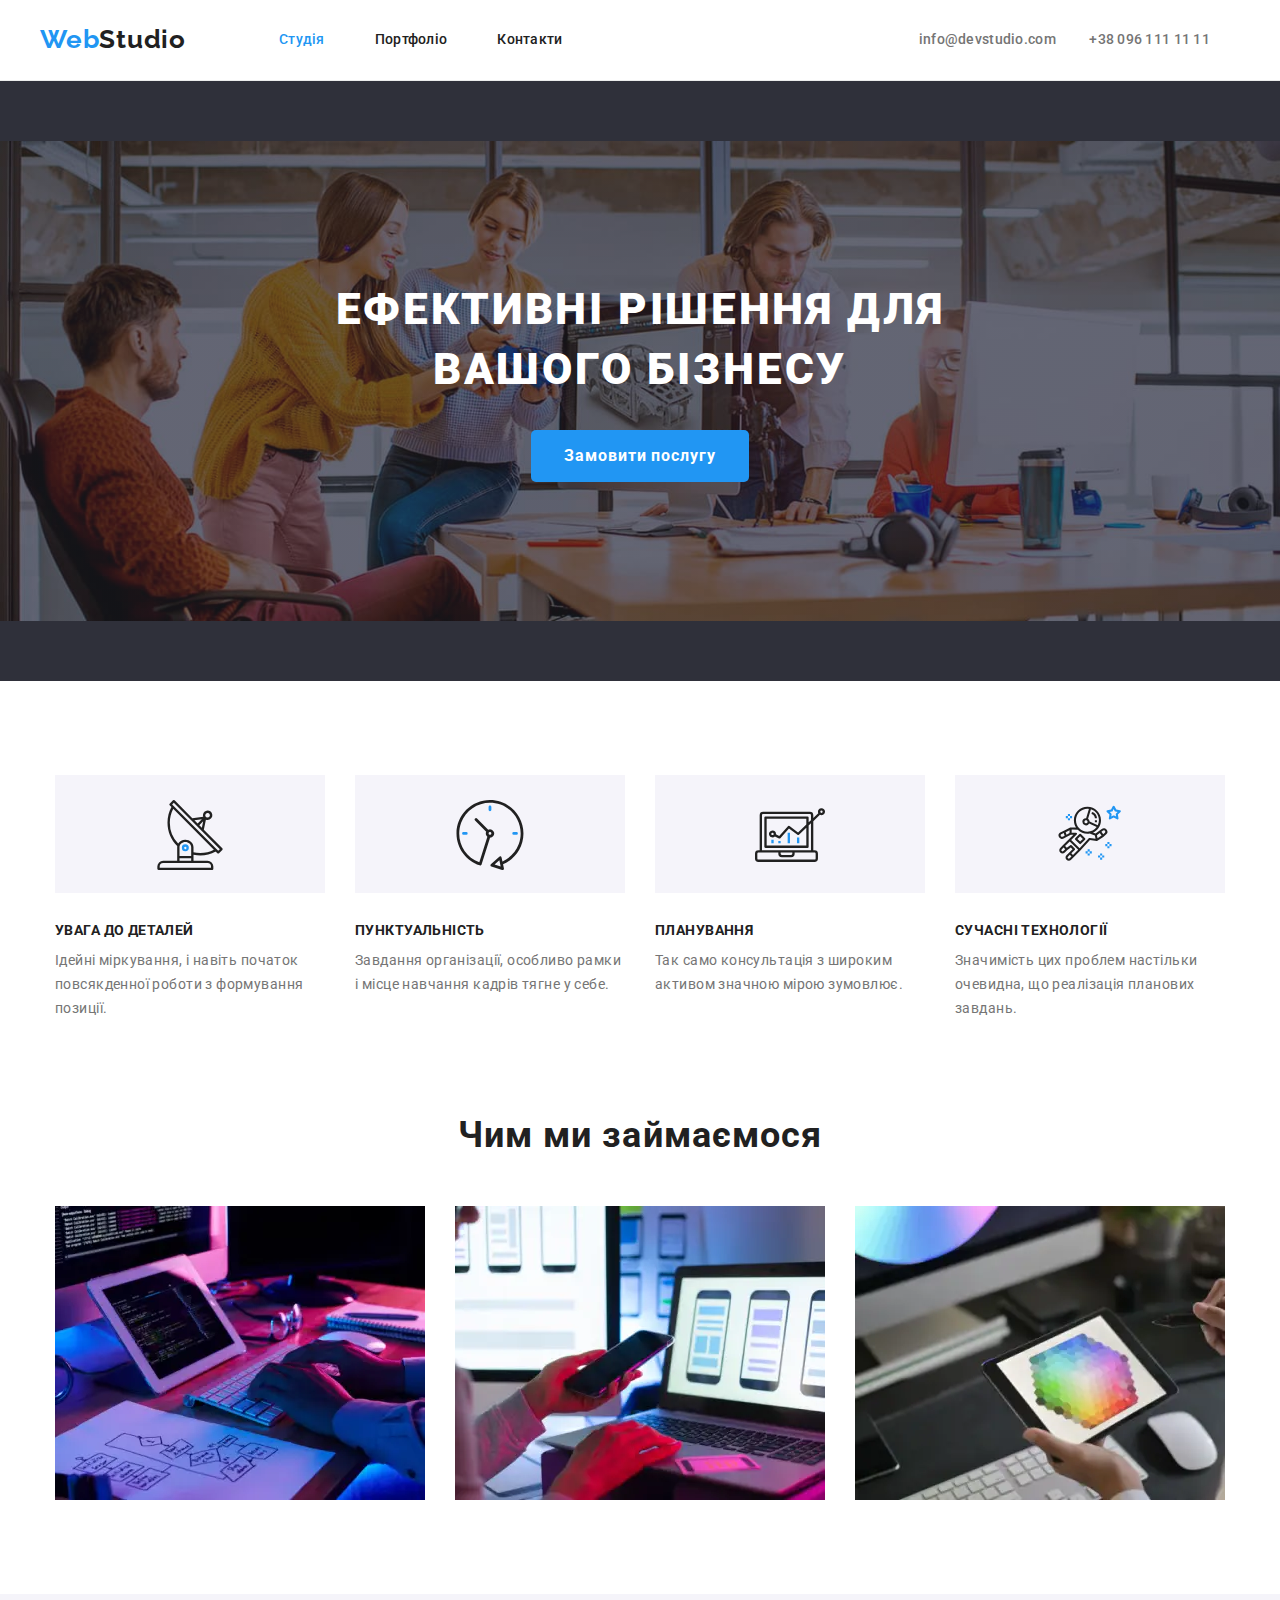
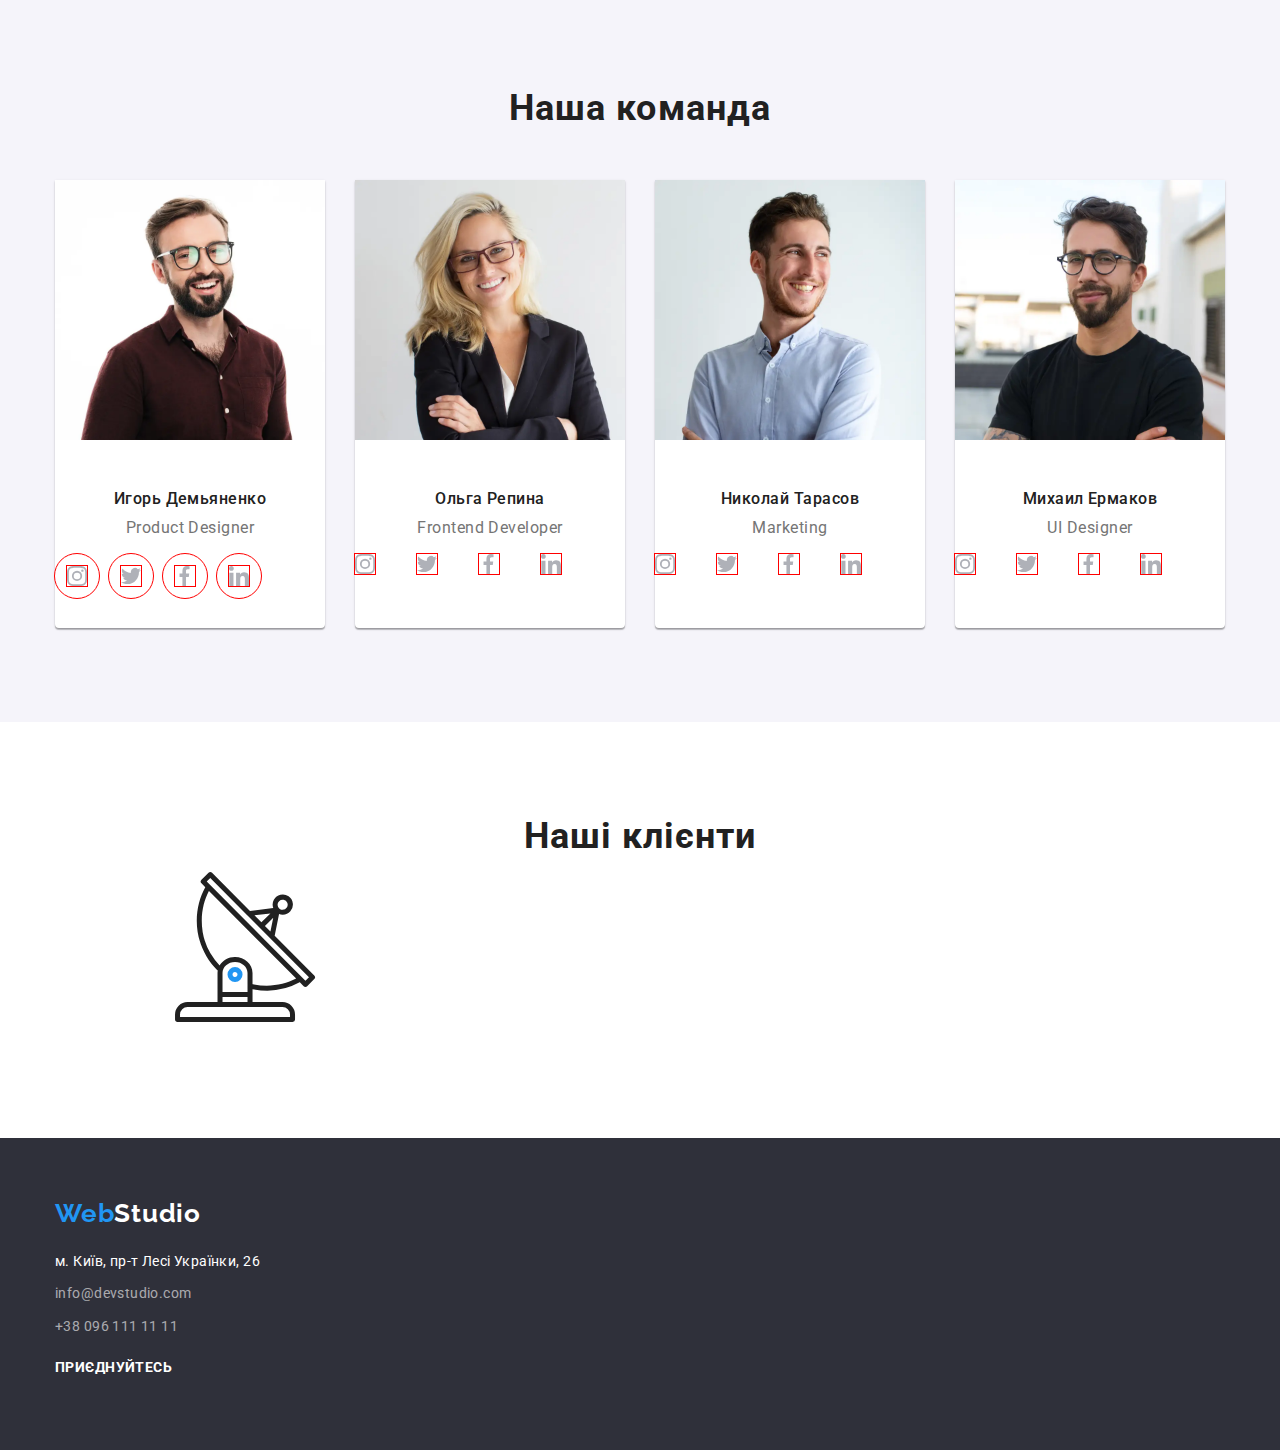
<file: index.html>
<!DOCTYPE html>
<html lang="ua">
<head>
    <meta charset="UTF-8">
    <meta http-equiv="X-UA-Compatible" content="IE=edge">
    <meta name="viewport" content="width=device-width, initial-scale=1.0">
    <title>Web studio</title>
    <link href="https://fonts.googleapis.com/css2?family=Raleway:wght@700&family=Roboto:wght@400;500;700;900&display=swap" rel="stylesheet">
    <link rel="stylesheet" href="https://cdnjs.cloudflare.com/ajax/libs/modern-normalize/1.1.0/modern-normalize.min.css">
    <link rel="stylesheet" href="./styles/styles.css">
</head>
<body>
    <header class="header">
        <div class="container nav">
            <nav class="header-nav">
                <a href="index.html" class="header-logo link">Web<span class="header-logo-studio">Studio</span></a>
            <ul class="header-list">
                <li class="header-item list">
                    <a href="index.html" class="header-text current link">Студія</a>
                </li>
                <li class="header-item list">
                    <a href="portfolio.html" class="header-text link">Портфоліо</a>
                </li>
                <li class="header-item list">
                    <a href="" class="header-text link">Контакти</a>
                </li>
            </ul>
            </nav>
            <div class="header-contacts">
                <a class="header-mail link" href="mailto:info@devstudio.com">info@devstudio.com</a>
                <a class="header-phone link" href="tel:+380961111111">+38 096 111 11 11</a>
            </div>
        </div>
    </header>
    <main>
        <section class="section hero">
            <div class="container hero-tytler">
                <h1 class="hero-tytle">Ефективні рішення для вашого бізнесу</h1>
                <button class="btn btn-hero" type="button">Замовити послугу</button>
            </div>
        </section>
        <section class="section about">
           <div class="container">
            <h2 class="visually-hidden">Про нас</h2>
            <ul class="about-list">
                <li class="about-item list">
                    <div class="icon">
                        <svg class="icon-about"> <use href="./images/symbol-defs.svg#antenna"></use></svg>
                    </div>
                    <h3 class="about-title">УВАГА ДО ДЕТАЛЕЙ</h3>
                    <p class="about-text">Ідейні міркування, і навіть початок повсякденної роботи з формування позиції.</p>
                </li>
                <li class="about-item list">
                    <div class="icon">
                        <svg class="icon-about"> <use href="./images/symbol-defs.svg#clock"></use></svg>
                    </div>
                    <h3 class="about-title">ПУНКТУАЛЬНІСТЬ</h3>
                    <p class="about-text">Завдання організації, особливо рамки і місце навчання кадрів тягне у себе.</p>
                </li>
                <li class="about-item list">
                    <div class="icon">
                        <svg class="icon-about"> <use href="./images/symbol-defs.svg#diagram"></use></svg>
                    </div>
                    <h3 class="about-title">ПЛАНУВАННЯ</h3>
                    <p class="about-text">Так само консультація з широким активом значною мірою зумовлює.</p>
                </li>
                <li class="about-item list">
                    <div class="icon">
                        <svg class="icon-about"> <use href="./images/symbol-defs.svg#astronaut"></use></svg>
                    </div>
                    <h3 class="about-title">СУЧАСНІ ТЕХНОЛОГІЇ</h3>
                    <p class="about-text">Значимість цих проблем настільки очевидна, що реалізація планових завдань.</p>
                </li>
            </ul>
           </div>
        </section>
        <section class="section work">
            <div class="container">
                <h2 class="work-title section-title">Чим ми займаємося</h2>
            <ul class="work-list">
                <li class="work-item list"><img src="./images/box1.jpg" alt="Десктопні додатки" width="370" height="294"></li>
                <li class="work-item list"><img src="./images/box2.jpg" alt="Мобільні додатки" width="370" height="294"></li>
                <li class="work-item list"><img src="./images/box3.jpg" alt="Дизайнерські рішення" width="370" height="294"></li>
            </ul>
            </div>
        </section>
        <section class="section team">
            <div class="container">
            <h2 class="team-title section-title">Наша команда</h2>
            <ul class="team-list">
                <li class="team-item list">
                    <img src="./images/img-1.jpg" alt="Игорь Демьяненко" width="270" height="260">
                    <h3 class="team-user">Игорь Демьяненко</h3>
                    <p class="team-text">Product Designer</p>
                    <div class="team-icon">
                        <ul class="team-list-icon list">
                                <li class="team-icon-item">
                                    <a class="team-link-icon link" href="">
                                    <svg class="icon-team">
                                        <use href="./images/symbol-defs.svg#instagram"></use>
                                    </svg>
                                </a>
                                </li>
                                <li class="team-icon-item">
                                    <a class="team-link-icon link" href="">
                                    <svg class="icon-team">
                                        <use href="./images/symbol-defs.svg#twitter"></use>
                                    </svg>
                                </a>
                                </li>
                                <li class="team-icon-item">
                                    <a class="team-link-icon link" href="">
                                    <svg class="icon-team">
                                        <use href="./images/symbol-defs.svg#facebook"></use>
                                    </svg>
                                </a>
                                </li>
                                <li class="team-icon-item">
                                    <a class="team-link-icon link" href="">
                                    <svg class="icon-team">
                                        <use href="./images/symbol-defs.svg#linkedin"></use>
                                    </svg>
                                </a>
                                </li>
                        </ul>
                    </div>
                </li>
                <li class="team-item list">
                    <img src="./images/img-2.jpg" alt="Ольга Репина" width="270" height="260">
                    <h3 class="team-user">Ольга Репина</h3>
                    <p class="team-text">Frontend Developer</p>
                    <div class="team-icon">
                        <ul class="team-list-icon list">
                            <li class="icon-icon">
                                <svg class="icon-team">
                                    <use href="./images/symbol-defs.svg#instagram"></use>
                                </svg>
                            </li>
                            <li class="icon-icon">
                                <svg class="icon-team">
                                    <use href="./images/symbol-defs.svg#twitter"></use>
                                </svg>
                            </li>
                            <li class="icon-icon">
                                <svg class="icon-team">
                                    <use href="./images/symbol-defs.svg#facebook"></use>
                                </svg>
                            </li>
                            <li class="icon-icon">
                                <svg class="icon-team">
                                    <use href="./images/symbol-defs.svg#linkedin"></use>
                                </svg>
                            </li>
                        </ul>
                    </div>
                </li>
                <li class="team-item list">
                    <img src="./images/img-3.jpg" alt="Николай Тарасов" width="270" height="260">
                    <h3 class="team-user">Николай Тарасов</h3>
                    <p class="team-text">Marketing</p>
                    <div class="team-icon">
                        <ul class="team-list-icon list">
                            <li class="icon-icon">
                                <svg class="icon-team">
                                    <use href="./images/symbol-defs.svg#instagram"></use>
                                </svg>
                            </li>
                            <li class="icon-icon">
                                <svg class="icon-team">
                                    <use href="./images/symbol-defs.svg#twitter"></use>
                                </svg>
                            </li>
                            <li class="icon-icon">
                                <svg class="icon-team">
                                    <use href="./images/symbol-defs.svg#facebook"></use>
                                </svg>
                            </li>
                            <li class="icon-icon">
                                <svg class="icon-team">
                                    <use href="./images/symbol-defs.svg#linkedin"></use>
                                </svg>
                            </li>
                        </ul>
                    </div>
                </li>
                <li class="team-item list">
                    <img src="./images/img-4.jpg" alt="Михаил Ермаков" width="270" height="260">
                    <h3 class="team-user">Михаил Ермаков</h3>
                    <p class="team-text">UI Designer</p>
                    <div class="team-icon">
                        <ul class="team-list-icon list">
                            <li class="icon-icon">
                                <svg class="icon-team">
                                    <use href="./images/symbol-defs.svg#instagram"></use>
                                </svg>
                            </li>
                            <li class="icon-icon">
                                <svg class="icon-team">
                                    <use href="./images/symbol-defs.svg#twitter"></use>
                                </svg>
                            </li>
                            <li class="icon-icon">
                                <svg class="icon-team">
                                    <use href="./images/symbol-defs.svg#facebook"></use>
                                </svg>
                            </li>
                            <li class="icon-icon">
                                <svg class="icon-team">
                                    <use href="./images/symbol-defs.svg#linkedin"></use>
                                </svg>
                            </li>
                        </ul>
                    </div>
                </li>
            </ul>
            </div>
        </section>
    <section class="section clients">
           <div class="container">
            <h2 class="section-title clients-title">Наші клієнти</h2>
            <ul class="clients-list">
                <svg>
                    <use href="./images/symbol-defs.svg#antenna"></use>
                </svg>
            </ul>
           </div>
        </section>
    </main>
    <footer class="footer">
        <div class="container">
            <a href="index.html" class="footer-logo link">Web<span class="footer-logo-studio">Studio</span></a>
        <address>
           <ul class="footer-list">
            <li class="footer-item list"><a class="footer-link link" href="https://www.google.com/maps/place/Lesi+Ukrainky+Blvd,+26,+Kyiv,+02000/data=!4m2!3m1!1s0x40d4cf0e033ecbe9:0x57a4dffefec77da0?sa=X&ved=2ahUKEwj9iJGHlsv5AhVJgosKHXYeBLoQ8gF6BAgTEAE">м. Київ, пр-т Лесі Українки, 26</a></li>
            <li class="footer-item list"><a class="footer-mail link" href="mailto:info@devstudio.com">info@devstudio.com</a></li>
            <li class="footer-item list"><a class="footer-phone link" href="tel:+380961111111">+38 096 111 11 11</a></li>
           </ul>
        </address>
       <ul class="footer-list">
            <li class="footer-item-second list"><p>приєднуйтесь</p></li>
            <li class="footer-item-second list"> <a class="footer-link-second link" href=""></a></li>
            <li class="footer-item-second list"> <a class="footer-link-second link" href=""></a></li>
            <li class="footer-item-second list"> <a class="footer-link-second link" href=""></a></li>
            <li class="footer-item-second list"> <a class="footer-link-second link" href=""></a></li>
        </ul>
        </div>
    </footer>
</body>
</html>
</file>
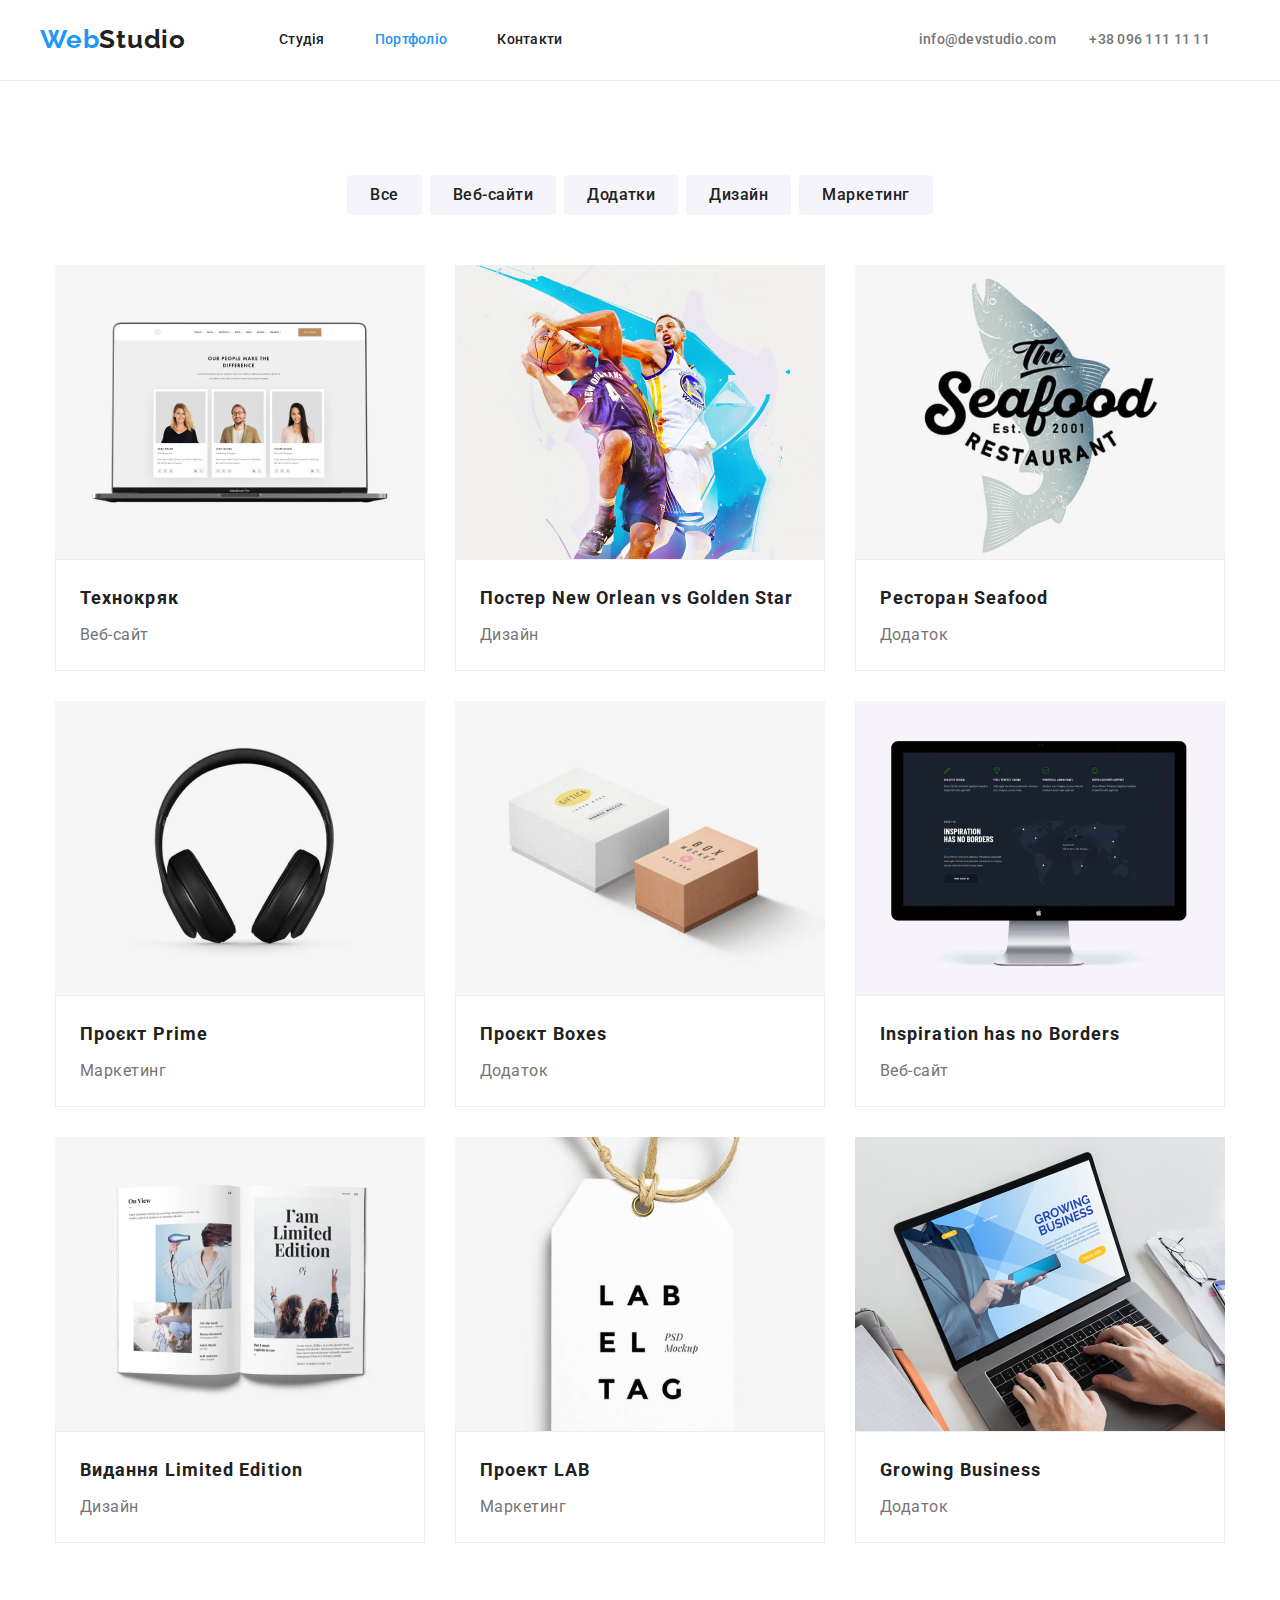
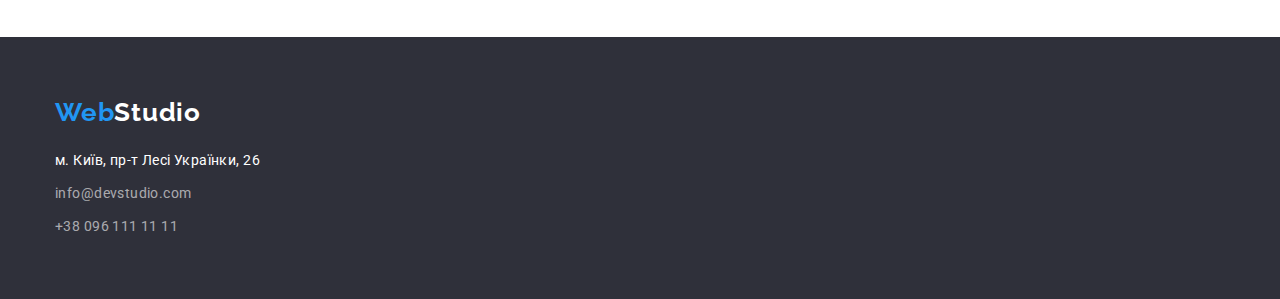
<file: portfolio.html>
<!DOCTYPE html>
<html lang="en">
<head>
    <meta charset="UTF-8">
    <meta http-equiv="X-UA-Compatible" content="IE=edge">
    <meta name="viewport" content="width=device-width, initial-scale=1.0">
    <title>Portfolio</title>
    <link href="https://fonts.googleapis.com/css2?family=Raleway:wght@700&family=Roboto:wght@400;500;700;900&display=swap" rel="stylesheet">
    <link rel="stylesheet" href="https://cdnjs.cloudflare.com/ajax/libs/modern-normalize/1.1.0/modern-normalize.min.css">
    <link rel="stylesheet" href="./styles/styles.css">
</head>
<body>
    <header class="header">
        <div class="container nav">
            <nav class="header-nav">
                <a href="index.html" class="header-logo link">Web<span class="header-logo-studio">Studio</span></a>
            <ul class="header-list">
                <li class="header-item list">
                    <a href="index.html" class="header-text link">Студія</a>
                </li>
                <li class="header-item list">
                    <a href="portfolio.html" class="header-text current link">Портфоліо</a>
                </li>
                <li class="header-item list">
                    <a href="" class="header-text link">Контакти</a>
                </li>
            </ul>
            </nav>
            <div class="header-contacts">
                <a class="header-mail link" href="mailto:info@devstudio.com">info@devstudio.com</a>
                <a class="header-phone link" href="tel:+380961111111">+38 096 111 11 11</a>
            </div>
        </div>
    </header>
    <main>
        <section class="section portfolio">
            <div class="container">
                <h2 class="visually-hidden">Портфоліо</h2>
            <ul class="portfolio-list">
                <div class="portfolio-buttons">
                    <li class="portfolio-btn list">
                        <button class="btn" type="button">Все</button>
                    </li>
                    <li class="portfolio-btn list">
                        <button class="btn" type="button">Веб-сайти</button>
                    </li>
                    <li class="portfolio-btn list">
                        <button class="btn" type="button">Додатки</button>
                    </li>
                    <li class="portfolio-btn list">
                        <button class="btn" type="button">Дизайн</button>
                    </li>
                    <li class="portfolio-btn list">
                        <button class="btn" type="button">Маркетинг</button>
                    </li>
                </div>
                <div class="portfolio-blanc">
                    <li class="portfolio-item list">
                        <a class="portfolio-link link" href="">
                        <img src="./images/portfolio1.jpg" alt="Технокряк" width="370" height="294">
                        <div class="blanc-text">
                            <h3 class="portfolio-title" >Технокряк</h3>
                        <p class="portfolio-text">Веб-сайт</p>
                        </div>
                        </a>
                    </li>
                    <li class="portfolio-item list">
                        <a class="portfolio-link link" href="">
                            <img src="./images/portfolio2.jpg" alt="Постер New Orlean vs Golden Star" width="370" height="294">
                        <div class="blanc-text">
                            <h3 class="portfolio-title" >Постер New Orlean vs Golden Star</h3>
                        <p class="portfolio-text">Дизайн</p>
                        </div>
                        </a>
                    </li>
                    <li class="portfolio-item list">
                        <a class="portfolio-link link" href="">
                            <img src="./images/portfolio3.jpg" alt="Ресторан Seafood" width="370" height="294">
                        <div class="blanc-text">
                            <h3 class="portfolio-title" >Ресторан Seafood</h3>
                        <p class="portfolio-text">Додаток</p>
                        </div>
                        </a>
                    </li>
                    <li class="portfolio-item list">
                        <a class="portfolio-link link" href="">
                            <img src="./images/portfolio4.jpg" alt="Проєкт Prime" width="370" height="294">
                        <div class="blanc-text">
                            <h3 class="portfolio-title" >Проєкт Prime</h3>
                        <p class="portfolio-text">Маркетинг</p>
                        </div>
                        </a>
                    </li>
                    <li class="portfolio-item list">
                        <a class="portfolio-link link" href="">
                            <img src="./images/portfolio5.jpg" alt="Проєкт Boxes" width="370" height="294">
                        <div class="blanc-text">
                            <h3 class="portfolio-title" >Проєкт Boxes</h3>
                        <p class="portfolio-text">Додаток</p>
                        </div>
                        </a>
                    </li>
                    <li class="portfolio-item list">
                        <a class="portfolio-link link" href="">
                            <img src="./images/portfolio6.jpg" alt="Inspiration has no Borders" width="370" height="294">
                        <div class="blanc-text">
                            <h3 class="portfolio-title" >Inspiration has no Borders</h3>
                        <p class="portfolio-text">Веб-сайт</p>
                        </div>
                        </a>
                    </li>
                    <li class="portfolio-item list">
                        <a class="portfolio-link link" href="">
                            <img src="./images/portfolio7.jpg" alt="Видання Limited Edition" width="370" height="294">
                        <div class="blanc-text">
                            <h3 class="portfolio-title" >Видання Limited Edition</h3>
                        <p class="portfolio-text">Дизайн</p>
                        </div>
                        </a>
                    </li>
                    <li class="portfolio-item list">
                        <a class="portfolio-link link" href="">
                            <img src="./images/portfolio8.jpg" alt="Проект LAB" width="370" height="294">
                        <div class="blanc-text">
                            <h3 class="portfolio-title" >Проект LAB</h3>
                        <p class="portfolio-text">Маркетинг</p>
                        </div>
                        </a>
                    </li>
                    <li class="portfolio-item list">
                        <a class="portfolio-link link" href="">
                            <img src="./images/portfolio9.jpg" alt="Growing Business" width="370" height="294">
                        <div class="blanc-text">
                            <h3 class="portfolio-title" >Growing Business</h3>
                        <p class="portfolio-text">Додаток</p>
                        </div>
                        </a>
                    </li>
                </ul>
                </div>
            </div>
        </section>
    </main>
    <footer class="footer">
        <div class="container">
            <a href="index.html" class="footer-logo link">Web<span class="footer-logo-studio">Studio</span></a>
        <address>
           <ul class="footer-list">
            <li class="footer-item list"><a class="footer-link link" href="https://www.google.com/maps/place/Lesi+Ukrainky+Blvd,+26,+Kyiv,+02000/data=!4m2!3m1!1s0x40d4cf0e033ecbe9:0x57a4dffefec77da0?sa=X&ved=2ahUKEwj9iJGHlsv5AhVJgosKHXYeBLoQ8gF6BAgTEAE">м. Київ, пр-т Лесі Українки, 26</a></li>
            <li class="footer-item list"><a class="footer-mail link" href="mailto:info@devstudio.com">info@devstudio.com</a></li>
            <li class="footer-item list"><a class="footer-phone link" href="tel:+380961111111">+38 096 111 11 11</a></li>
           </ul>
        </address>
       <!-- <ul class="footer-list">
            <li class="footer-item-second list"><p>приєднуйтесь</p></li>
            <li class="footer-item-second list"> <a class="footer-link-second link" href=""></a></li>
            <li class="footer-item-second list"> <a class="footer-link-second link" href=""></a></li>
            <li class="footer-item-second list"> <a class="footer-link-second link" href=""></a></li>
            <li class="footer-item-second list"> <a class="footer-link-second link" href=""></a></li>
        </ul>
        </div>-->
    </footer>
</body>
</html>
</file>
<file: styles/styles.css>
:root {
  --primary-text-color: #757575;
  --secondary-text-color: rgba(255, 255, 255, 0.6);
  --tytle-text-color: #212121;
  --accent-color: #2196f3;
  --primary-white-color: #ffffff;
  --fill-space-color: #f5f4fa;
  --bcg-space-color: #2f303a;
}
.container {
  max-width: 1200px;
  width: 100%;
  margin: 0% auto;
  padding: 0% 15px;
}
html {
  box-sizing: border-box;
}

*,
*::before,
*::after {
  box-sizing: inherit;
}

.link {
  text-decoration: none;
}
.list {
  list-style: none;
}
img {
  display: block;
}

.visually-hidden {
  position: absolute;
  white-space: nowrap;
  width: 1px;
  height: 1px;
  overflow: hidden;
  border: 0;
  padding: 0%;
  clip: rect(0 0 0 0);
  clip-path: inset(50%);
  margin: -1px;
}
body {
  background-color: var(--primary-white-color);
  color: var(--primary-text-color);

  margin: 0 auto;

  font-family: "Roboto";
  font-weight: 400;
  font-size: 14px;
  line-height: 1.71;
  letter-spacing: 0.03em;
}
/*----------logo-----------*/
.header-logo,
.footer-logo {
  padding: 0;
  margin-right: 93px;
  font-family: "Raleway";
  font-weight: 700;
  font-size: 26px;
  line-height: 1.19;
  letter-spacing: 0.03em;
  color: var(--accent-color);

  text-shadow: 0px 4px 4px 0px rgba(0, 0, 0, 0.25);
}
.header-logo-studio {
  color: var(--tytle-text-color);
}
.footer-logo-studio {
  color: var(--primary-white-color);
}
/*-------------header---------------*/
.header {
  border-bottom: 1px solid #ececec;
}
.header-nav {
  display: flex;
  margin: 0 0 0 0;
  padding: 0%;
  align-items: center;
}
.header-list {
  display: flex;
  padding: 0%;
  margin: 0%;
}
.nav {
  display: flex;
  align-items: center;
  padding: 24px 0 25px 0;
}
.header-text {
  font-weight: 500;
  font-size: 14px;
  line-height: 1.14;
  letter-spacing: 0.02em;
  color: var(--tytle-text-color);
}
.header-contacts a {
  font-family: "Roboto";
  font-style: normal;
  font-weight: 500;
  font-size: 14px;
  line-height: 16px;
  letter-spacing: 0.02em;
  color: var(--primary-text-color);
}
.header-contacts {
  margin-left: auto;
}

.current {
  color: var(--accent-color);
}
.header-item:not(last-child) {
  margin-right: 50px;
}
.header-contacts a:not(last-child) {
  margin-right: 30px;
}
/*---------------heroooo------------*/
.hero {
  display: flex;
  background-color: var(--bcg-space-color);
  text-align: center;
  min-height: 600px;
  align-items: center;
  
}
.hero-tytle {
  max-width: 1600px;
  margin: 0  auto 30px;
  font-weight: 900;
  font-size: 44px;
  line-height: 1.36;
  letter-spacing: 0.06em;
  text-transform: uppercase;
  color: var(--primary-white-color);
  max-width: 696px;
}
.hero {
  background-size: contain;
  background-repeat: no-repeat;
  background-position: center;
  width: 100%;
  height: 100%;
  background-image: linear-gradient(to right, rgba(47, 48, 58, 0.4), rgba(47, 48, 58, 0.4)), url(../images/bcgstudio.jpg);

}
/*---------buttons-------*/

.btn {
  padding: 6px 22px;
  font-weight: 500;
  font-size: 16px;
  line-height: 1.62;
  text-align: center;
  letter-spacing: 0.03em;
  background-color: var(--fill-space-color);
  color: var(--tytle-text-color);
  border: 1px solid transparent;
  border-radius: 4px;
  cursor: pointer;
}
.btn-hero {
  padding: 10px 32px;
  font-weight: 700;
  font-size: 16px;
  line-height: 1.88;
  align-items: center;
  letter-spacing: 0.06em;
  color: var(--primary-white-color);
  background-color: var(--accent-color);
  border: 1px solid transparent;
  border-radius: 5px;
  cursor: pointer;
}
/*-----------------------hower-focus--*/
.btn:hover,
.btn:focus,
.btn-hero:focus {
  background-color: var(--accent-color);
  color: var(--primary-white-color);
}
.header-text:hover,
.header-text:focus {
  color: var(--accent-color);
}
.header-contacts a:hover,
.header-contacts a:focus {
  color: var(--accent-color);
}
.footer-mail:hover,
.footer-mail:focus,
.footer-phone:hover,
.footer-phone:focus {
  color: var(--accent-color);
}
.header-logo:focus,
.footer-logo:focus {
  color: #2196f3;
}
.portfolio-item:hover,
.portfolio-item:focus {
  box-shadow: 0px 4px 4px 0px rgba(0, 0, 0, 0.25);
}
/*---------------about-------------*/
.about-list {
  margin: 0%;
  padding: 0%;
  display: flex;
}
.about-title {
  margin: 0 0 10px 0;
  font-weight: 700;
  font-size: 14px;
  line-height: 1.14;
  letter-spacing: 0.03em;
  text-transform: uppercase;
  color: var(--tytle-text-color);
}
.about-text {
  margin: 0%;
}
.section-title {
  margin: 0%;
  font-weight: 700;
  font-size: 36px;
  line-height: 1.16;
  text-align: center;
  letter-spacing: 0.03em;
  color: var(--tytle-text-color);
}
.about-item {
  margin-right: 30px;
}
.about-list :last-child {
  margin-right: 0%;
}
.icon{
background-color: var(--fill-space-color);
padding: 25px 100px 15px;
margin-bottom: 30px;
}
.icon-about{
  height: 70px;
  width: 70px;

}
/*---------------work-------------------*/
.work-list {
  display: flex;
  margin: 0%;
  padding: 0%;
}
.work-title {
  margin-bottom: 50px;
}
.work-item {
  margin-right: 30px;
}
.work-list :last-child {
  margin-right: 0%;
}
/*--------------team-----------------*/
.team {
  background-color: var(--fill-space-color);
}
.team-list {
  display: flex;
  margin: 0%;
  padding: 0%;
}
.team-title {
  margin-bottom: 50px;
}
.team-item {
  padding-bottom: 30px;
  background: var(--primary-white-color);
  box-shadow: 0px 1px 3px rgba(0, 0, 0, 0.12), 0px 1px 1px rgba(0, 0, 0, 0.14),
    0px 2px 1px rgba(0, 0, 0, 0.2);
  border-radius: 0px 0px 4px 4px;
  margin-right: 30px;
}
.team-list :last-child {
  margin-right: 0%;
}
.team-user {
  margin: 50px 0 10px 0;
  font-weight: 500;
  font-size: 16px;
  line-height: 1.18;
  text-align: center;
  letter-spacing: 0.03em;
  color: var(--tytle-text-color);
}
.team-text {
  margin: 0%;
  margin-bottom: 16px;
  font-weight: 400;
  font-size: 16px;
  line-height: 1.18;
  text-align: center;
  letter-spacing: 0.03em;
}
.team-icon{
  margin: 0 auto;
}
.team-list-icon{
  display: flex;
  width: 206px;
  justify-content: space-between;
  padding: 0%;
 
}
.icon-team{
  width: 20px;
  height: 20px;
  fill: #AFB1B8;
  outline: 1px solid red;
}
.team-link-icon{

  display: flex;
  justify-content: center;
  align-items: center;
  width: 44px;
  height: 44px;
  outline: 1px solid red;
  border-radius: 50%;
}
.team-link-icon:hover{
  background-color: var(--accent-color);
  fill: #fff;
}

/*--------------footer-----------------*/
.footer {
  background-color: rgba(47, 48, 58, 1);
  padding: 60px 0;
}
.footer-mail,
.footer-phone {
  color: rgba(255, 255, 255, 0.6);
  font-style: normal;
  line-height: 1.71;
  letter-spacing: 0.03em;
}

.footer-link {
  color: rgba(255, 255, 255, 1);
  font-style: normal;
}
.footer-item {
  margin-bottom: 9px;
}
.footer-item:last-child {
  margin-bottom: 0%;
}
.footer-list {
  margin: 20px 0 0 0;
  padding: 0%;
}

.footer-item-second {
  margin: 0%;
  font-weight: 700;
  font-size: 14px;
  line-height: 1.18;
  letter-spacing: 0.03em;
  text-transform: uppercase;
  color: var(--primary-white-color);
}
/*------portfolio------------------------*/
.portfolio-list {
  margin: 0%;
  padding: 0%;
}
.portfolio-title {
  margin: 20px 0 4px 24px;
  font-weight: 700;
  font-size: 18px;
  line-height: 2;
  letter-spacing: 0.06em;
  color: var(--tytle-text-color);
}
.portfolio-text {
  margin: 0 0 20px 24px;
  font-size: 16px;
  line-height: 1.88;
  letter-spacing: 0.03em;
  color: var(--primary-text-color);
}
.section {
  padding: 94px 0;
}
.about {
  padding-bottom: 0;
}
.portfolio-buttons {
  display: flex;
  margin-bottom: 50px;
  justify-content: center;
}
.portfolio-btn {
  margin-right: 8px;
}
.portfolio-buttons :last-child {
  margin-right: 0%;
}
.portfolio-blanc {
  display: flex;
  flex-wrap: wrap;
  text-align: start;
}

.portfolio-blanc li {
  margin-right: 30px;
  margin-bottom: 30px;
}

.portfolio-blanc li:nth-last-child(-n + 3) {
  margin-bottom: 0%;
}

.portfolio-blanc li:nth-child(3n) {
  margin-right: 0;
}

.blanc-text {
  border: 1px solid rgba(238, 238, 238, 1);
}
</file>
